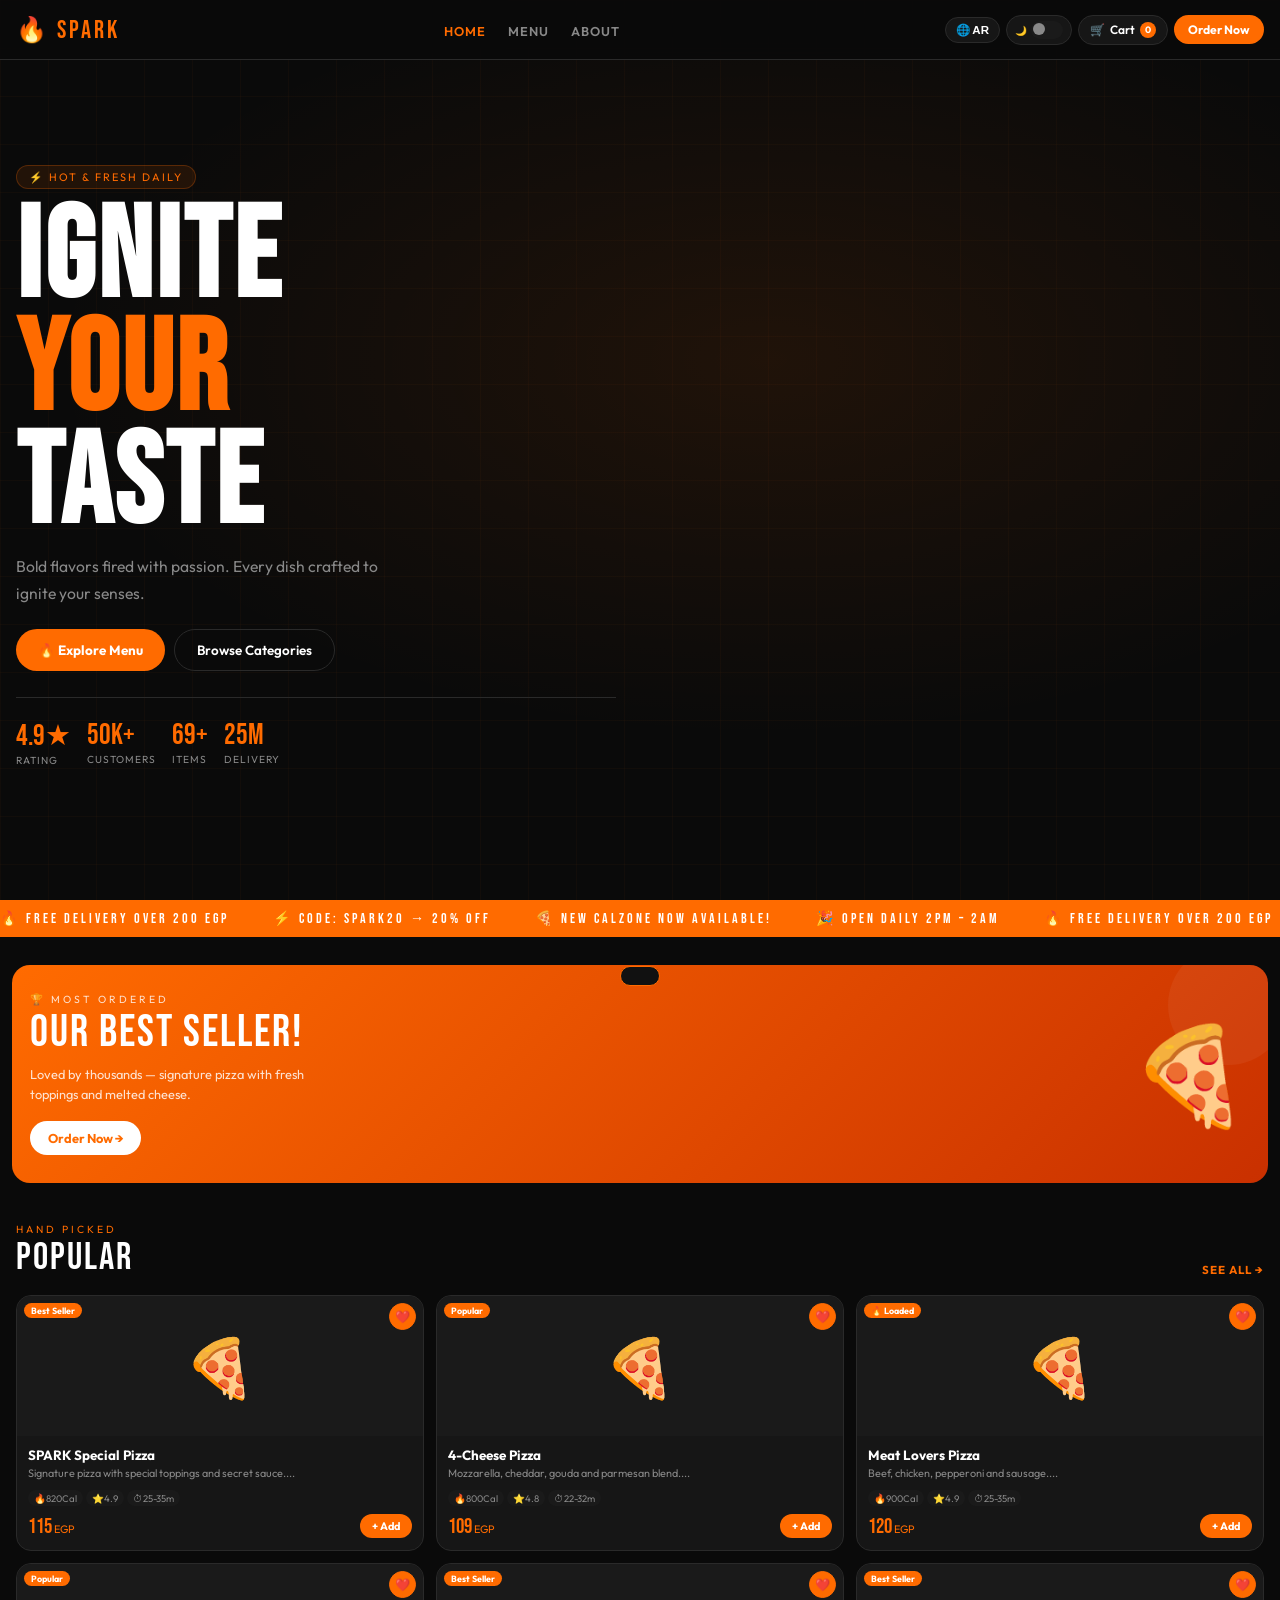
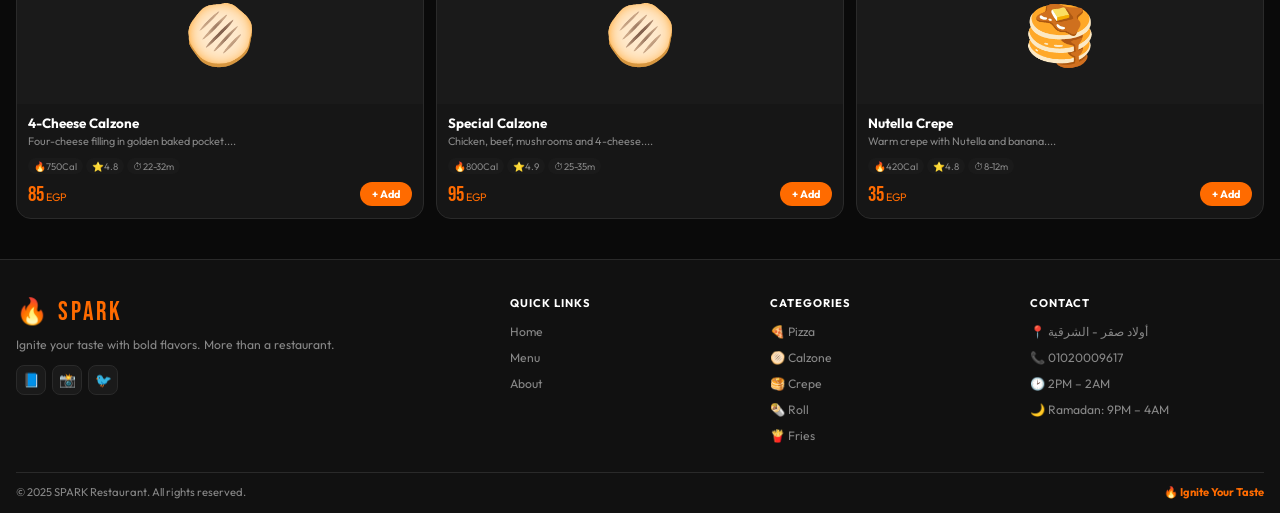
<file: spark-restaurant.html>
<!DOCTYPE html>
<html lang="en" data-theme="dark" data-lang="en">
<head>
<meta charset="UTF-8">
<meta name="viewport" content="width=device-width,initial-scale=1,maximum-scale=1">
<title>SPARK 🔥</title>
<link href="https://fonts.googleapis.com/css2?family=Bebas+Neue&family=Outfit:wght@300;400;500;600;700&family=Cairo:wght@400;600;700;900&display=swap" rel="stylesheet">
<style>
[data-theme=dark]{--or:#FF6B00;--orb:#FF8C00;--bg:#0A0A0A;--bg2:#111;--bg3:#1A1A1A;--card:#161616;--txt:#FFF;--muted:#888;--bdr:#2A2A2A;--nav:rgba(10,10,10,.93);}
[data-theme=light]{--or:#E85500;--orb:#FF6B00;--bg:#F5F0EA;--bg2:#EDE7DF;--bg3:#E2DAD0;--card:#FFF;--txt:#1A1010;--muted:#7A7070;--bdr:#D8D0C5;--nav:rgba(245,240,234,.96);}
*{margin:0;padding:0;box-sizing:border-box;-webkit-tap-highlight-color:transparent;}
html{scroll-behavior:smooth;}
body{font-family:Outfit,sans-serif;background:var(--bg);color:var(--txt);overflow-x:hidden;transition:background .3s,color .3s;}
button{cursor:pointer;border:none;outline:none;background:none;}
a{text-decoration:none;color:inherit;}
[data-lang=ar]{direction:rtl;}
[data-lang=ar] body,[data-lang=ar] button,[data-lang=ar] input,[data-lang=ar] select{font-family:Cairo,sans-serif!important;}
::-webkit-scrollbar{width:4px;}::-webkit-scrollbar-thumb{background:var(--or);border-radius:2px;}

/* ─── NAV ─── */
nav{position:fixed;top:0;left:0;right:0;z-index:900;height:60px;display:flex;align-items:center;justify-content:space-between;padding:0 16px;background:var(--nav);backdrop-filter:blur(20px);border-bottom:1px solid var(--bdr);}
.logo{font-family:Bebas Neue,sans-serif;font-size:1.55rem;letter-spacing:3px;color:var(--or);}
.nlinks{display:flex;gap:22px;list-style:none;}
.nlinks a{color:var(--muted);font-size:.8rem;font-weight:600;letter-spacing:1px;text-transform:uppercase;transition:color .2s;}
.nlinks a:hover,.nlinks a.act{color:var(--or);}
.nr{display:flex;align-items:center;gap:6px;}
.blang{background:var(--card);border:1px solid var(--bdr);color:var(--txt);padding:5px 10px;border-radius:50px;font-size:.72rem;font-weight:700;}
.blang:hover{border-color:var(--or);color:var(--or);}
.tpill{display:flex;align-items:center;gap:4px;background:var(--card);border:1px solid var(--bdr);border-radius:50px;padding:5px 8px;cursor:pointer;}
.ttrack{width:32px;height:18px;border-radius:50px;background:var(--bg3);position:relative;flex-shrink:0;}
[data-theme=light] .ttrack{background:#FF6B0022;border:1px solid var(--or);}
.tthumb{position:absolute;top:2px;left:2px;width:12px;height:12px;border-radius:50%;background:var(--muted);transition:transform .3s,background .3s;}
[data-theme=light] .tthumb{transform:translateX(14px);background:var(--or);}
.bcart{display:flex;align-items:center;gap:5px;background:var(--card);border:1px solid var(--bdr);color:var(--txt);padding:6px 11px;border-radius:50px;font-size:.75rem;font-weight:600;font-family:Outfit,Cairo,sans-serif;}
.bcart:hover{border-color:var(--or);color:var(--or);}
.cbdg{background:var(--or);color:#fff;width:16px;height:16px;border-radius:50%;display:flex;align-items:center;justify-content:center;font-size:.58rem;font-weight:700;}
.border-btn{background:var(--or);color:#fff;padding:7px 14px;border-radius:50px;font-size:.76rem;font-weight:700;font-family:Outfit,Cairo,sans-serif;}
.burger{display:none;flex-direction:column;gap:4px;padding:6px;background:var(--card);border:1px solid var(--bdr);border-radius:8px;}
.burger span{width:17px;height:2px;background:var(--txt);border-radius:2px;transition:all .3s;display:block;}
.burger.open span:nth-child(1){transform:translateY(6px) rotate(45deg);}
.burger.open span:nth-child(2){opacity:0;}
.burger.open span:nth-child(3){transform:translateY(-6px) rotate(-45deg);}
.drawer{position:fixed;top:60px;left:0;right:0;z-index:899;background:var(--bg2);border-bottom:1px solid var(--bdr);padding:10px;display:none;flex-direction:column;gap:2px;}
.drawer.open{display:flex;}
.drawer a{padding:10px 13px;color:var(--txt);font-weight:600;font-size:.88rem;border-radius:9px;}
.drawer a:hover{background:var(--bg3);color:var(--or);}
.drw-f{display:flex;gap:7px;padding:7px 4px 3px;}

/* ─── PAGES ─── */
.pg{display:none;}
.pg.active{display:block;}

/* ─── HERO ─── */
.hero{min-height:100svh;padding:68px 16px 36px;display:flex;align-items:center;position:relative;overflow:hidden;}
.hbg{position:absolute;inset:0;background:radial-gradient(ellipse 80% 60% at 60% 40%,rgba(255,107,0,.09),transparent 70%);}
[data-theme=light] .hbg{background:radial-gradient(ellipse 80% 60% at 60% 40%,rgba(232,85,0,.07),transparent 70%);}
.hgrid{position:absolute;inset:0;background-image:linear-gradient(rgba(255,107,0,.03) 1px,transparent 1px),linear-gradient(90deg,rgba(255,107,0,.03) 1px,transparent 1px);background-size:48px 48px;}
.hc{position:relative;z-index:1;max-width:600px;width:100%;animation:fadeUp .7s ease both;}
.hbdg{display:inline-flex;align-items:center;gap:6px;background:rgba(255,107,0,.1);border:1px solid rgba(255,107,0,.25);padding:4px 12px;border-radius:50px;font-size:.68rem;letter-spacing:2px;text-transform:uppercase;color:var(--or);margin-bottom:14px;}
.hc h1{font-family:Bebas Neue,sans-serif;font-size:clamp(3.5rem,14vw,8rem);line-height:.88;letter-spacing:3px;margin-bottom:12px;}
.hc h1 span{color:var(--or);}
.hc p{color:var(--muted);font-size:clamp(.86rem,2.5vw,.98rem);line-height:1.7;margin-bottom:22px;max-width:400px;}
.hbtns{display:flex;gap:9px;flex-wrap:wrap;}
.bprim{background:var(--or);color:#fff;padding:12px 22px;border-radius:50px;font-weight:700;font-size:.84rem;font-family:Outfit,Cairo,sans-serif;transition:all .3s;display:inline-flex;align-items:center;gap:6px;}
.bprim:hover{transform:translateY(-2px);box-shadow:0 10px 26px rgba(255,107,0,.3);}
.bsec{background:transparent;color:var(--txt);border:1px solid var(--bdr);padding:12px 22px;border-radius:50px;font-weight:600;font-size:.84rem;font-family:Outfit,Cairo,sans-serif;transition:all .3s;}
.bsec:hover{border-color:var(--or);color:var(--or);}
.hstats{display:flex;gap:16px;margin-top:26px;padding-top:20px;border-top:1px solid var(--bdr);flex-wrap:wrap;}
.sn{font-family:Bebas Neue,sans-serif;font-size:1.8rem;color:var(--or);}
.sl{font-size:.64rem;color:var(--muted);text-transform:uppercase;letter-spacing:1px;}

/* ─── TICKER ─── */
.ticker{background:var(--or);padding:10px 0;overflow:hidden;display:flex;}
.tscrl{display:flex;gap:44px;animation:scrollL 24s linear infinite;white-space:nowrap;flex-shrink:0;}
.titem{font-family:Bebas Neue,sans-serif;font-size:.88rem;letter-spacing:3px;color:#fff;}

/* ─── SECTIONS ─── */
.sec{padding:40px 16px;}
.slbl{font-size:.65rem;letter-spacing:3px;text-transform:uppercase;color:var(--or);margin-bottom:3px;}
.sttl{font-family:Bebas Neue,sans-serif;font-size:clamp(1.6rem,6vw,2.4rem);letter-spacing:2px;line-height:1;}
.shead{display:flex;justify-content:space-between;align-items:flex-end;margin-bottom:18px;gap:7px;flex-wrap:wrap;}
.smore{color:var(--or);font-size:.72rem;font-weight:700;letter-spacing:1px;text-transform:uppercase;white-space:nowrap;}

/* ─── BESTSELLER ─── */
.bs{margin:0 12px;border-radius:18px;background:linear-gradient(135deg,#FF6B00,#C93000);padding:28px 18px;display:flex;align-items:center;justify-content:space-between;overflow:hidden;position:relative;gap:12px;}
.bs::before{content:'';position:absolute;right:-20px;top:-20px;width:120px;height:120px;border-radius:50%;background:rgba(255,255,255,.05);}
.bstx{flex:1;position:relative;z-index:1;}
.bslbl{font-size:.65rem;letter-spacing:3px;text-transform:uppercase;color:rgba(255,255,255,.8);margin-bottom:5px;}
.bsttl{font-family:Bebas Neue,sans-serif;font-size:clamp(1.6rem,6vw,2.8rem);color:#fff;letter-spacing:2px;line-height:1;margin-bottom:8px;}
.bssub{font-size:.8rem;color:rgba(255,255,255,.82);line-height:1.6;margin-bottom:16px;max-width:300px;}
.bwh{background:#fff;color:var(--or);padding:9px 18px;border-radius:50px;font-weight:700;font-size:.8rem;font-family:Outfit,Cairo,sans-serif;transition:all .3s;}
.bwh:hover{transform:translateY(-2px);}
.bsem{font-size:clamp(3rem,11vw,6rem);animation:float 3.5s ease-in-out infinite;flex-shrink:0;position:relative;z-index:1;}

/* ─── CATS ─── */
.cgrid{display:grid;grid-template-columns:repeat(4,1fr);gap:8px;}
.cc{background:var(--card);border:1px solid var(--bdr);border-radius:13px;padding:14px 7px;text-align:center;cursor:pointer;transition:all .22s;}
.cc:hover{border-color:var(--or);transform:translateY(-2px);}
.cc.active{background:var(--or);border-color:var(--or);}
.cc.active .cnm{color:#fff;}
.cc.active .cct{color:rgba(255,255,255,.75);}
.cem{font-size:1.9rem;margin-bottom:5px;display:block;}
.cnm{font-weight:700;font-size:.78rem;color:var(--txt);}
.cct{font-size:.64rem;color:var(--muted);margin-top:2px;}

/* ─── MEALS ─── */
.mgrid{display:grid;grid-template-columns:repeat(3,1fr);gap:12px;}
.mc{background:var(--card);border:1px solid var(--bdr);border-radius:15px;overflow:hidden;transition:all .22s;cursor:pointer;}
.mc:hover{border-color:rgba(255,107,0,.4);transform:translateY(-3px);box-shadow:0 10px 26px rgba(0,0,0,.14);}
.mimg{height:140px;background:var(--bg3);display:flex;align-items:center;justify-content:center;font-size:3.6rem;position:relative;}
.mbdg{position:absolute;top:7px;left:7px;background:var(--or);color:#fff;padding:2px 7px;border-radius:50px;font-size:.56rem;font-weight:700;}
[data-lang=ar] .mbdg{left:auto;right:7px;}
.mfv{position:absolute;top:7px;right:7px;width:27px;height:27px;border-radius:50%;background:rgba(0,0,0,.35);border:1px solid var(--bdr);display:flex;align-items:center;justify-content:center;font-size:.76rem;transition:all .2s;}
[data-lang=ar] .mfv{right:auto;left:7px;}
.mfv:hover,.mfv.fav{background:var(--or);border-color:var(--or);}
.mbdy{padding:11px;}
.mnm{font-weight:700;font-size:.84rem;margin-bottom:3px;}
.mds{font-size:.68rem;color:var(--muted);line-height:1.45;margin-bottom:8px;}
.mmeta{display:flex;gap:3px;margin-bottom:8px;flex-wrap:wrap;}
.mp{font-size:.6rem;color:var(--muted);background:var(--bg3);padding:2px 6px;border-radius:50px;}
.mft{display:flex;align-items:center;justify-content:space-between;}
.mpr{font-family:Bebas Neue,sans-serif;font-size:1.3rem;color:var(--or);}
.mpr small{font-size:.68rem;font-family:Outfit,Cairo,sans-serif;font-weight:400;}
.badd{background:var(--or);color:#fff;padding:5px 12px;border-radius:50px;font-weight:700;font-size:.68rem;font-family:Outfit,Cairo,sans-serif;transition:all .22s;}
.badd:hover{background:var(--orb);}

/* ─── ABOUT ─── */
.ab-hero{padding:76px 16px 42px;text-align:center;background:radial-gradient(ellipse 80% 50% at 50% 0%,rgba(255,107,0,.08),transparent 60%);position:relative;overflow:hidden;}
.ab-hero::before{content:"🔥";position:absolute;font-size:14rem;opacity:.025;top:50%;left:50%;transform:translate(-50%,-50%);pointer-events:none;}
.ab-bdg{display:inline-flex;align-items:center;gap:6px;background:rgba(255,107,0,.1);border:1px solid rgba(255,107,0,.25);padding:4px 12px;border-radius:50px;font-size:.68rem;letter-spacing:2px;text-transform:uppercase;color:var(--or);margin-bottom:14px;}
.ab-hero h1{font-family:Bebas Neue,sans-serif;font-size:clamp(2.4rem,9vw,4.5rem);letter-spacing:4px;line-height:1;margin-bottom:12px;}
.ab-hero h1 span{color:var(--or);}
.ab-hero p{color:var(--muted);font-size:clamp(.86rem,2.5vw,.98rem);line-height:1.8;max-width:560px;margin:0 auto;}
.ab-cards{display:grid;grid-template-columns:repeat(3,1fr);gap:12px;padding:0 16px 40px;}
.abcard{background:var(--card);border:1px solid var(--bdr);border-radius:16px;padding:24px 18px;text-align:center;transition:all .3s;}
.abcard:hover{border-color:rgba(255,107,0,.3);transform:translateY(-3px);}
.abic{width:56px;height:56px;border-radius:14px;background:rgba(255,107,0,.12);display:flex;align-items:center;justify-content:center;font-size:1.7rem;margin:0 auto 12px;}
.abcard h3{font-family:Bebas Neue,sans-serif;font-size:1.2rem;letter-spacing:2px;color:var(--or);margin-bottom:6px;}
.abcard p{font-size:.78rem;color:var(--muted);line-height:1.65;}
.ab-story{display:grid;grid-template-columns:1fr 1fr;gap:32px;align-items:center;padding:0 16px 40px;max-width:940px;margin:0 auto;}
.ab-sl{font-size:.65rem;letter-spacing:3px;text-transform:uppercase;color:var(--or);margin-bottom:4px;}
.ab-story h2{font-family:Bebas Neue,sans-serif;font-size:clamp(1.6rem,5vw,2.4rem);letter-spacing:2px;margin-bottom:13px;}
.ab-story p{color:var(--muted);font-size:.8rem;line-height:1.78;margin-bottom:10px;}
.ab-stats{display:grid;grid-template-columns:1fr 1fr;gap:10px;}
.abst{background:var(--card);border:1px solid var(--bdr);border-radius:14px;padding:18px;text-align:center;}
.abstn{font-family:Bebas Neue,sans-serif;font-size:2.1rem;color:var(--or);}
.abstl{font-size:.64rem;color:var(--muted);text-transform:uppercase;letter-spacing:1px;margin-top:2px;}
.co-grid{display:grid;grid-template-columns:repeat(auto-fit,minmax(190px,1fr));gap:11px;}
.cocard{background:var(--card);border:1px solid var(--bdr);border-radius:14px;padding:20px;transition:all .3s;}
.cocard:hover{border-color:rgba(255,107,0,.3);}
.coic{width:44px;height:44px;border-radius:12px;background:rgba(255,107,0,.12);display:flex;align-items:center;justify-content:center;font-size:1.3rem;margin-bottom:11px;}
.cocard h3{font-weight:700;font-size:.82rem;margin-bottom:4px;}
.cocard p{font-size:.76rem;color:var(--muted);line-height:1.65;}

/* ─── FOOTER ─── */
footer{background:var(--bg2);border-top:1px solid var(--bdr);padding:36px 16px 14px;}
.ftg{display:grid;grid-template-columns:2fr 1fr 1fr 1fr;gap:26px;margin-bottom:22px;}
.ftlo{font-family:Bebas Neue,sans-serif;font-size:1.6rem;color:var(--or);letter-spacing:3px;}
.ftde{color:var(--muted);font-size:.76rem;line-height:1.7;margin-top:7px;}
.ftsoc{display:flex;gap:6px;margin-top:10px;}
.ftsoc a{width:30px;height:30px;border-radius:8px;background:var(--bg3);border:1px solid var(--bdr);display:flex;align-items:center;justify-content:center;font-size:.85rem;transition:all .22s;}
.ftsoc a:hover{border-color:var(--or);}
.ftcol h4{font-weight:700;font-size:.7rem;letter-spacing:1px;text-transform:uppercase;margin-bottom:10px;}
.ftcol ul{list-style:none;}
.ftcol li{margin-bottom:6px;}
.ftcol a{color:var(--muted);font-size:.76rem;transition:color .2s;}
.ftcol a:hover{color:var(--or);}
.ftbt{border-top:1px solid var(--bdr);padding-top:12px;display:flex;justify-content:space-between;align-items:center;font-size:.7rem;color:var(--muted);flex-wrap:wrap;gap:5px;}

/* ─── CART ─── */
.cov{position:fixed;inset:0;z-index:950;background:rgba(0,0,0,.6);opacity:0;pointer-events:none;transition:opacity .3s;}
.cov.open{opacity:1;pointer-events:all;}
.csb{position:fixed;top:0;right:-100%;bottom:0;width:min(380px,100%);z-index:951;background:var(--bg2);border-left:1px solid var(--bdr);padding:15px;overflow-y:auto;display:flex;flex-direction:column;transition:right .4s cubic-bezier(.4,0,.2,1);}
.csb.open{right:0;}
[data-lang=ar] .csb{right:auto;left:-100%;border-left:none;border-right:1px solid var(--bdr);}
[data-lang=ar] .csb.open{left:0;}
.chd{display:flex;justify-content:space-between;align-items:center;margin-bottom:14px;}
.cttl{font-family:Bebas Neue,sans-serif;font-size:1.45rem;letter-spacing:2px;}
.ccl{width:30px;height:30px;border-radius:50%;background:var(--bg3);border:1px solid var(--bdr);color:var(--txt);display:flex;align-items:center;justify-content:center;font-size:.85rem;}
.ci{display:flex;gap:7px;align-items:center;padding:9px;background:var(--card);border-radius:9px;margin-bottom:5px;border:1px solid var(--bdr);}
.ciem{font-size:1.7rem;min-width:36px;text-align:center;}
.ciin{flex:1;min-width:0;}
.cinm{font-weight:600;font-size:.76rem;margin-bottom:2px;white-space:nowrap;overflow:hidden;text-overflow:ellipsis;}
.cipr{color:var(--or);font-weight:700;font-size:.72rem;}
.qcl{display:flex;align-items:center;gap:4px;flex-shrink:0;}
.qb{width:22px;height:22px;border-radius:50%;border:1px solid var(--bdr);background:var(--bg3);color:var(--txt);display:flex;align-items:center;justify-content:center;font-size:.8rem;transition:all .2s;}
.qb:hover{background:var(--or);border-color:var(--or);color:#fff;}
.qn{font-weight:700;min-width:13px;text-align:center;font-size:.78rem;}
.prow{display:flex;gap:5px;margin:8px 0;}
.prow input{flex:1;background:var(--bg3);border:1px solid var(--bdr);border-radius:8px;padding:8px 9px;color:var(--txt);font-family:Outfit,Cairo,sans-serif;font-size:.76rem;outline:none;min-width:0;}
.prow input:focus{border-color:var(--or);}
.prow input::placeholder{color:var(--muted);}
.bap{background:var(--or);color:#fff;padding:8px 11px;border-radius:8px;font-weight:700;font-size:.72rem;font-family:Outfit,Cairo,sans-serif;flex-shrink:0;}
.csum{background:var(--card);border-radius:9px;padding:11px;margin:8px 0;border:1px solid var(--bdr);}
.srow{display:flex;justify-content:space-between;font-size:.74rem;color:var(--muted);margin-bottom:4px;}
.stot{display:flex;justify-content:space-between;align-items:center;padding-top:8px;border-top:1px solid var(--bdr);font-weight:700;font-size:.82rem;}
.totp{font-family:Bebas Neue,sans-serif;font-size:1.35rem;color:var(--or);}
.bco{background:var(--or);color:#fff;padding:12px;border-radius:10px;font-weight:700;font-size:.84rem;font-family:Outfit,Cairo,sans-serif;width:100%;transition:all .3s;margin-top:3px;}
.bco:hover{background:var(--orb);}

/* ─── MODALS ─── */
.mov{position:fixed;inset:0;z-index:960;background:rgba(0,0,0,.75);display:flex;align-items:flex-end;justify-content:center;opacity:0;pointer-events:none;transition:opacity .3s;}
.mov.open{opacity:1;pointer-events:all;}
.dmod{background:var(--bg2);border:1px solid var(--bdr);border-radius:18px 18px 0 0;width:100%;max-width:460px;max-height:90svh;overflow-y:auto;transform:translateY(100%);transition:transform .32s cubic-bezier(.4,0,.2,1);}
.mov.open .dmod,.mov.open .comod{transform:translateY(0);}
.dbar{width:34px;height:4px;background:var(--bdr);border-radius:2px;margin:9px auto 4px;}
.dim{height:170px;background:var(--bg3);display:flex;align-items:center;justify-content:center;font-size:5.5rem;position:relative;}
.dfv{position:absolute;top:10px;right:10px;width:30px;height:30px;border-radius:50%;background:rgba(0,0,0,.4);border:1px solid var(--bdr);display:flex;align-items:center;justify-content:center;cursor:pointer;font-size:.9rem;}
[data-lang=ar] .dfv{right:auto;left:10px;}
.dbdy{padding:14px;}
.dtop{display:flex;justify-content:space-between;align-items:flex-start;margin-bottom:8px;gap:6px;}
.dnm{font-family:Bebas Neue,sans-serif;font-size:1.5rem;letter-spacing:2px;line-height:1;}
.dqc{display:flex;align-items:center;gap:7px;background:var(--bg3);border-radius:50px;padding:5px 10px;flex-shrink:0;}
.dpills{display:flex;gap:4px;margin-bottom:10px;flex-wrap:wrap;}
.dpill{background:var(--bg3);border-radius:50px;padding:3px 7px;font-size:.63rem;color:var(--muted);}
.ddes{color:var(--muted);font-size:.76rem;line-height:1.6;margin-bottom:12px;}
.ottl{font-weight:700;margin-bottom:7px;font-size:.76rem;}
.orow{display:flex;align-items:center;justify-content:space-between;background:var(--bg3);border-radius:8px;padding:8px 10px;margin-bottom:5px;}
.onm{font-size:.76rem;}
.opr{color:var(--or);font-weight:600;font-size:.72rem;}
.ock{width:18px;height:18px;border-radius:5px;border:2px solid var(--bdr);display:flex;align-items:center;justify-content:center;transition:all .2s;font-size:.62rem;flex-shrink:0;}
.ock.ck{background:var(--or);border-color:var(--or);color:#fff;}
.dft{display:flex;align-items:center;justify-content:space-between;padding-top:10px;border-top:1px solid var(--bdr);margin-top:5px;gap:6px;}
.dtlb{font-size:.68rem;color:var(--muted);margin-bottom:1px;}
.dtp{font-family:Bebas Neue,sans-serif;font-size:1.5rem;color:var(--or);}
.comod{background:var(--bg2);border:1px solid var(--bdr);border-radius:18px 18px 0 0;width:100%;max-width:460px;max-height:90svh;overflow-y:auto;transform:translateY(100%);transition:transform .32s cubic-bezier(.4,0,.2,1);}
.cohd{display:flex;justify-content:space-between;align-items:center;padding:13px 15px 0;}
.cottl{font-family:Bebas Neue,sans-serif;font-size:1.5rem;letter-spacing:2px;color:var(--or);}
.cobdy{padding:10px 15px 16px;}
.coslb{font-weight:700;font-size:.72rem;text-transform:uppercase;letter-spacing:1px;color:var(--muted);margin-bottom:7px;}
.adc{background:var(--card);border:1px solid var(--bdr);border-radius:9px;padding:11px;margin-bottom:5px;cursor:pointer;display:flex;gap:9px;align-items:center;transition:all .22s;}
.adc.sel{border-color:var(--or);background:rgba(255,107,0,.07);}
.adic{width:34px;height:34px;border-radius:50%;background:var(--bg3);display:flex;align-items:center;justify-content:center;font-size:.95rem;flex-shrink:0;}
.adt{font-weight:600;font-size:.78rem;margin-bottom:1px;}
.add{font-size:.68rem;color:var(--muted);}
.popt{display:flex;align-items:center;justify-content:space-between;background:var(--card);border:1px solid var(--bdr);border-radius:9px;padding:10px 12px;margin-bottom:5px;cursor:pointer;transition:all .22s;}
.popt.sel{border-color:var(--or);}
.popl{display:flex;align-items:center;gap:7px;font-weight:500;font-size:.78rem;}
.radio{width:15px;height:15px;border-radius:50%;border:2px solid var(--bdr);display:flex;align-items:center;justify-content:center;transition:all .2s;flex-shrink:0;}
.popt.sel .radio{border-color:var(--or);}
.rdot{width:7px;height:7px;border-radius:50%;background:var(--or);opacity:0;transition:opacity .2s;}
.popt.sel .rdot{opacity:1;}
.scr{text-align:center;padding:30px 16px;}
.scic{font-size:3.5rem;margin-bottom:10px;}
.scttl{font-family:Bebas Neue,sans-serif;font-size:1.8rem;color:var(--or);margin-bottom:7px;}
.scsb{color:var(--muted);line-height:1.65;font-size:.8rem;}

/* ─── TOAST ─── */
.toast{position:fixed;bottom:14px;left:50%;transform:translateX(-50%) translateY(100px);background:var(--bg2);border:1px solid var(--or);border-radius:50px;padding:9px 19px;font-weight:600;z-index:9999;transition:transform .4s cubic-bezier(.4,0,.2,1);white-space:nowrap;color:var(--txt);font-size:.78rem;pointer-events:none;}
.toast.show{transform:translateX(-50%) translateY(0);}

/* ─── ANIMS ─── */
@keyframes fadeUp{from{opacity:0;transform:translateY(20px);}to{opacity:1;transform:translateY(0);}}
@keyframes float{0%,100%{transform:translateY(0);}50%{transform:translateY(-10px);}}
@keyframes scrollL{0%{transform:translateX(0);}100%{transform:translateX(-50%);}}
@keyframes pulse{0%,100%{box-shadow:0 0 0 0 rgba(255,107,0,.4);}50%{box-shadow:0 0 0 8px rgba(255,107,0,0);}}
.pulse{animation:pulse 2s infinite;}

/* ─── TABLET ─── */
@media(max-width:860px){
  .nlinks,.border-btn{display:none;}
  .burger{display:flex;}
  .cgrid{grid-template-columns:repeat(4,1fr);}
  .mgrid{grid-template-columns:repeat(2,1fr);}
  .ab-cards{grid-template-columns:repeat(2,1fr);}
  .ab-story{grid-template-columns:1fr;}
  .ftg{grid-template-columns:1fr 1fr;gap:18px;}
}
/* ─── MOBILE ─── */
@media(max-width:560px){
  .cgrid{grid-template-columns:repeat(3,1fr);gap:6px;}
  .cc{padding:11px 5px;border-radius:10px;}
  .cem{font-size:1.55rem;margin-bottom:4px;}
  .cnm{font-size:.7rem;}
  .mgrid{grid-template-columns:repeat(2,1fr);gap:8px;}
  .mimg{height:118px;font-size:2.9rem;}
  .mbdy{padding:10px;}
  .mnm{font-size:.8rem;}
  .mds{font-size:.66rem;}
  .mpr{font-size:1.2rem;}
  .badd{padding:5px 10px;font-size:.64rem;}
  .bs{padding:22px 14px;margin:0 8px;}
  .bsem{display:none;}
  .ab-cards{grid-template-columns:1fr;}
  .ftg{grid-template-columns:1fr;}
  .hbtns{flex-direction:column;}
  .hbtns a,.hbtns button{text-align:center;justify-content:center;}
  .hstats{gap:11px;}
  .cart-label{display:none;}
}
@media(max-width:320px){
  .cgrid{grid-template-columns:repeat(2,1fr);}
  .mgrid{grid-template-columns:1fr;}
}
</style>
</head>
<body>

<!-- NAV -->
<nav>
  <div class="logo">🔥 SPARK</div>
  <ul class="nlinks" id="nlinks">
    <li><a href="#" onclick="gp('home',this)" class="act" id="nH">Home</a></li>
    <li><a href="#" onclick="gp('pgMenu',this)" id="nM">Menu</a></li>
    <li><a href="#" onclick="gp('pgAbout',this)" id="nA">About</a></li>
  </ul>
  <div class="nr">
    <button class="blang" id="langBtn" onclick="tLang()">🌐 AR</button>
    <div class="tpill" onclick="tTheme()">
      <span id="tLbl" style="font-size:.6rem;">🌙</span>
      <div class="ttrack"><div class="tthumb" id="tTh"></div></div>
    </div>
    <button class="bcart" onclick="tCart()">
      🛒 <span class="cart-label" id="nC">Cart</span>
      <span class="cbdg" id="cBdg">0</span>
    </button>
    <button class="border-btn pulse" id="nO" onclick="tCart()">Order Now</button>
    <button class="burger" id="hbg" onclick="tDrawer()">
      <span></span><span></span><span></span>
    </button>
  </div>
</nav>

<!-- DRAWER -->
<div class="drawer" id="drw">
  <a href="#" onclick="gp('home');cd()" id="dH">🏠 Home</a>
  <a href="#" onclick="gp('pgMenu');cd()" id="dM">🍽️ Menu</a>
  <a href="#" onclick="gp('pgAbout');cd()" id="dA">⭐ About</a>
  <div class="drw-f">
    <button class="border-btn" onclick="tCart();cd()" id="dO">Order Now</button>
  </div>
</div>

<!-- ═══ HOME ═══ -->
<div class="pg active" id="home">

  <!-- HERO -->
  <section class="hero">
    <div class="hbg"></div><div class="hgrid"></div>
    <div class="hc">
      <div class="hbdg" id="hBd">⚡ Hot &amp; Fresh Daily</div>
      <h1 id="hH1">IGNITE<br><span>YOUR</span><br>TASTE</h1>
      <p id="hSb">Bold flavors fired with passion. Every dish crafted to ignite your senses.</p>
      <div class="hbtns">
        <a href="#" class="bprim" onclick="gp('pgMenu')" id="hB1">🔥 Explore Menu</a>
        <a href="#" class="bsec" onclick="gp('pgMenu')" id="hB2">Browse Categories</a>
      </div>
      <div class="hstats">
        <div><div class="sn">4.9★</div><div class="sl" id="hs1">Rating</div></div>
        <div><div class="sn">50K+</div><div class="sl" id="hs2">Customers</div></div>
        <div><div class="sn">69+</div><div class="sl" id="hs3">Items</div></div>
        <div><div class="sn">25m</div><div class="sl" id="hs4">Delivery</div></div>
      </div>
    </div>
  </section>

  <!-- TICKER -->
  <div class="ticker"><div style="overflow:hidden;flex:1;">
    <div class="tscrl">
      <span class="titem" id="ti1">🔥 FREE DELIVERY OVER 200 EGP</span>
      <span class="titem" id="ti2">⚡ CODE: SPARK20 → 20% OFF</span>
      <span class="titem" id="ti3">🍕 NEW CALZONE NOW AVAILABLE!</span>
      <span class="titem" id="ti4">🎉 OPEN DAILY 2PM – 2AM</span>
      <span class="titem">🔥 FREE DELIVERY OVER 200 EGP</span>
      <span class="titem">⚡ CODE: SPARK20 → 20% OFF</span>
      <span class="titem">🍕 NEW CALZONE NOW AVAILABLE!</span>
      <span class="titem">🎉 OPEN DAILY 2PM – 2AM</span>
    </div>
  </div></div>

  <!-- BESTSELLER -->
  <div class="bs" style="margin-top:28px;">
    <div class="bstx">
      <div class="bslbl" id="bsL">🏆 Most Ordered</div>
      <div class="bsttl" id="bsT">OUR BEST SELLER!</div>
      <p class="bssub" id="bsS">Loved by thousands — signature pizza with fresh toppings and melted cheese.</p>
      <button class="bwh" onclick="gp('pgMenu')" id="bsB">Order Now →</button>
    </div>
    <div class="bsem">🍕</div>
  </div>

  <!-- POPULAR -->
  <section class="sec">
    <div class="shead">
      <div><div class="slbl" id="hML">Hand Picked</div><div class="sttl" id="hMT">POPULAR</div></div>
      <a href="#" class="smore" onclick="gp('pgMenu')" id="hSA">See all →</a>
    </div>
    <div class="mgrid" id="homeGrid"></div>
  </section>

  <!-- FOOTER -->
  <footer>
    <div class="ftg">
      <div>
        <div class="ftlo">🔥 SPARK</div>
        <p class="ftde" id="ftD">Ignite your taste with bold flavors. More than a restaurant.</p>
        <div class="ftsoc"><a href="#">📘</a><a href="#">📸</a><a href="#">🐦</a></div>
      </div>
      <div class="ftcol">
        <h4 id="ftH1">Quick Links</h4>
        <ul>
          <li><a href="#" onclick="gp('home')" id="fl1">Home</a></li>
          <li><a href="#" onclick="gp('pgMenu')" id="fl2">Menu</a></li>
          <li><a href="#" onclick="gp('pgAbout')" id="fl3">About</a></li>
        </ul>
      </div>
      <div class="ftcol">
        <h4 id="ftH2">Categories</h4>
        <ul>
          <li><a href="#" onclick="gp('pgMenu')">🍕 Pizza</a></li>
          <li><a href="#" onclick="gp('pgMenu')">🫓 Calzone</a></li>
          <li><a href="#" onclick="gp('pgMenu')">🥞 Crepe</a></li>
          <li><a href="#" onclick="gp('pgMenu')">🌯 Roll</a></li>
          <li><a href="#" onclick="gp('pgMenu')">🍟 Fries</a></li>
        </ul>
      </div>
      <div class="ftcol">
        <h4 id="ftH3">Contact</h4>
        <ul>
          <li><a href="#">📍 أولاد صقر - الشرقية</a></li>
          <li><a href="tel:01020009617">📞 01020009617</a></li>
          <li><a href="#">🕑 2PM – 2AM</a></li>
          <li><a href="#">🌙 Ramadan: 9PM – 4AM</a></li>
        </ul>
      </div>
    </div>
    <div class="ftbt">
      <div id="ftC">© 2025 SPARK Restaurant. All rights reserved.</div>
      <div style="color:var(--or);font-weight:700;">🔥 Ignite Your Taste</div>
    </div>
  </footer>
</div>

<!-- ═══ MENU ═══ -->
<div class="pg" id="pgMenu">
  <div style="padding-top:60px;">
    <section class="sec">
      <div class="shead"><div><div class="slbl" id="cL">Browse By</div><div class="sttl" id="cT">CATEGORIES</div></div></div>
      <div class="cgrid" id="catsGrid"></div>
    </section>
    <section class="sec" style="padding-top:0;">
      <div class="shead">
        <div><div class="slbl" id="mL">Hand Picked</div><div class="sttl" id="mT">ALL MEALS</div></div>
        <span id="mCnt" style="color:var(--muted);font-size:.72rem;"></span>
      </div>
      <div class="mgrid" id="mealsGrid"></div>
    </section>
  </div>
</div>

<!-- ═══ ABOUT ═══ -->
<div class="pg" id="pgAbout">
  <div style="padding-top:60px;">
    <div class="ab-hero">
      <div class="ab-bdg" id="abBdg">⭐ Our Story</div>
      <h1 id="abH1">ABOUT <span>SPARK</span></h1>
      <p id="abHT">SPARK isn&#39;t just a restaurant — it&#39;s a complete experience. The result of a long journey of hard work and dedication.</p>
    </div>
    <div class="ab-cards">
      <div class="abcard"><div class="abic">❤️‍🔥</div><h3 id="ac1T">PASSION</h3><p id="ac1P">Every dish made with love. We put our heart into every item on the menu.</p></div>
      <div class="abcard"><div class="abic">🌿</div><h3 id="ac2T">FRESH</h3><p id="ac2P">Only the freshest ingredients reach your plate. Quality is never compromised.</p></div>
      <div class="abcard"><div class="abic">⭐</div><h3 id="ac3T">EXPERIENCE</h3><p id="ac3P">From first bite to last — a complete dining experience you won&#39;t forget.</p></div>
    </div>
    <div class="ab-story">
      <div>
        <div class="ab-sl" id="stL">Our Journey</div>
        <h2 id="stH">A Long Road of Effort &amp; Passion</h2>
        <p id="stP1">SPARK started as a dream — to create food that ignites the senses. Built from scratch with love and countless late nights.</p>
        <p id="stP2">Today we serve thousands with a growing menu. Every product is the result of real passion and hard work.</p>
      </div>
      <div class="ab-stats">
        <div class="abst"><div class="abstn">50K+</div><div class="abstl" id="ast1">Happy Customers</div></div>
        <div class="abst"><div class="abstn">69+</div><div class="abstl" id="ast2">Menu Items</div></div>
        <div class="abst"><div class="abstn">4.9★</div><div class="abstl" id="ast3">Avg Rating</div></div>
        <div class="abst"><div class="abstn">1</div><div class="abstl" id="ast4">Big Goal</div></div>
      </div>
    </div>
    <section class="sec" style="background:var(--bg2);border-top:1px solid var(--bdr);margin-top:36px;">
      <div class="shead"><div><div class="slbl" id="coL">Find Us</div><div class="sttl" id="coT">CONTACT</div></div></div>
      <div class="co-grid">
        <div class="cocard"><div class="coic">📍</div><h3 id="co1T">Address</h3><p id="co1P">أولاد صقر - الشرقية - شارع البحر - بجوار صيدلية عثمان القديمة</p></div>
        <div class="cocard"><div class="coic">📞</div><h3 id="co2T">Phone</h3><p><a href="tel:01020009617" style="color:var(--or);font-weight:700;font-size:.9rem;">01020009617</a></p></div>
        <div class="cocard"><div class="coic">🕑</div><h3 id="co3T">Working Hours</h3><p id="co3P">Daily: 2PM – 2AM<br>Ramadan: 9PM – 4AM</p></div>
      </div>
    </section>
  </div>
</div>

<!-- CART -->
<div class="cov" id="cOv" onclick="tCart()"></div>
<div class="csb" id="cSb">
  <div class="chd">
    <div class="cttl" id="cTtl">🛒 MY CART</div>
    <button class="ccl" onclick="tCart()">✕</button>
  </div>
  <div id="cList" style="flex:1;"></div>
  <div id="cBot"></div>
</div>

<!-- DETAIL -->
<div class="mov" id="dOv" onclick="if(event.target===this)closeD()">
  <div class="dmod" id="dMod"><div class="dbar"></div></div>
</div>

<!-- CHECKOUT -->
<div class="mov" id="coOv" onclick="if(event.target===this)closeCO()">
  <div class="comod" id="coMod"><div class="dbar"></div></div>
</div>

<div class="toast" id="toast"></div>

<script>
// ══════════════════ DATA ══════════════════
const CATS=[
  {id:'all',en:'All',ar:'الكل',em:'🍽️',cnt:69},
  {id:'pizza',en:'Pizza',ar:'بيتزا',em:'🍕',cnt:16},
  {id:'calzone',en:'Calzone',ar:'كالزوني',em:'🫓',cnt:9},
  {id:'crepe',en:'Crepe',ar:'كريب',em:'🥞',cnt:10},
  {id:'roll',en:'Roll',ar:'رول',em:'🌯',cnt:8},
  {id:'fries',en:'Fries',ar:'بطاطس',em:'🍟',cnt:7},
  {id:'extras',en:'Extras',ar:'إضافات',em:'🧀',cnt:15},
  {id:'drinks',en:'Drinks',ar:'مشروبات',em:'🧃',cnt:4},
];
const MEALS=[
  // PIZZA
  {id:1,cat:'pizza',em:'🍕',pr:89,cal:680,r:4.8,tm:'20-30',badge:'Classic',en:'Classic Margherita',ar:'مارغريتا كلاسيك',de:'San Marzano tomato, mozzarella and basil on thin crust.',da:'طماطم وموزاريلا وريحان على عجينة رفيعة.',opts:[{en:'Extra Mozzarella',ar:'موزاريلا إضافي',p:10},{en:'Stuffed Crust',ar:'حواف محشية',p:15}]},
  {id:2,cat:'pizza',em:'🍕',pr:115,cal:820,r:4.9,tm:'25-35',badge:'Best Seller',fav:1,en:'SPARK Special Pizza',ar:'بيتزا سبارك',de:'Signature pizza with special toppings and secret sauce.',da:'بيتزا سبارك بتوبينج خاص وصلصة سرية.',opts:[{en:'Extra Toppings',ar:'توبينج إضافي',p:15},{en:'Stuffed Crust',ar:'حواف محشية',p:15}]},
  {id:3,cat:'pizza',em:'🍕',pr:105,cal:790,r:4.7,tm:'25-35',badge:'Hot 🌶️',en:'BBQ Beef Pizza',ar:'بيتزا لحمة BBQ',de:'Smoky BBQ sauce, beef, caramelized onions and mozzarella.',da:'صلصة BBQ مع لحمة وبصل كرمل وموزاريلا.',opts:[{en:'Extra Beef',ar:'لحمة إضافي',p:20}]},
  {id:4,cat:'pizza',em:'🍕',pr:95,cal:720,r:4.6,tm:'20-30',badge:'',en:'Tuna Pizza',ar:'بيتزا تونة',de:'Tuna, onions, olives and mozzarella.',da:'تونة وبصل وزيتون وموزاريلا.',opts:[{en:'Extra Tuna',ar:'تونة إضافي',p:15}]},
  {id:5,cat:'pizza',em:'🍕',pr:99,cal:750,r:4.7,tm:'20-30',badge:'',en:'Pepperoni Pizza',ar:'بيتزا بيبروني',de:'Classic pepperoni with tomato sauce and mozzarella.',da:'بيبروني كلاسيك مع صلصة طماطم وموزاريلا.',opts:[{en:'Extra Pepperoni',ar:'بيبروني إضافي',p:12}]},
  {id:6,cat:'pizza',em:'🍕',pr:109,cal:800,r:4.8,tm:'22-32',badge:'Popular',fav:1,en:'4-Cheese Pizza',ar:'بيتزا 4 جبن',de:'Mozzarella, cheddar, gouda and parmesan blend.',da:'موزاريلا وشيدر وجودا وبارميزان.',opts:[{en:'Extra Cheese',ar:'جبن إضافي',p:10}]},
  {id:7,cat:'pizza',em:'🍕',pr:102,cal:760,r:4.7,tm:'25-35',badge:'',en:'Chicken Tikka Pizza',ar:'بيتزا تيكا دجاج',de:'Grilled chicken tikka, peppers and tikka sauce.',da:'دجاج تيكا مشوي وفلفل وصلصة تيكا.',opts:[{en:'Extra Chicken',ar:'دجاج إضافي',p:15}]},
  {id:8,cat:'pizza',em:'🍕',pr:85,cal:650,r:4.5,tm:'20-30',badge:'Veggie 🌱',en:'Mushroom Pizza',ar:'بيتزا مشروم',de:'Mushrooms, garlic and mozzarella on white sauce.',da:'مشروم وثوم وموزاريلا على صلصة بيضاء.',opts:[{en:'Extra Mushrooms',ar:'مشروم إضافي',p:8}]},
  {id:9,cat:'pizza',em:'🍕',pr:119,cal:810,r:4.8,tm:'25-35',badge:'',en:'Seafood Pizza',ar:'بيتزا مأكولات بحر',de:'Shrimp, tuna, crab sticks and seafood sauce.',da:'جمبري وتونة وعصا سرطان وصلصة بحرية.',opts:[{en:'Extra Shrimp',ar:'جمبري إضافي',p:20}]},
  {id:10,cat:'pizza',em:'🍕',pr:82,cal:620,r:4.4,tm:'20-30',badge:'Veggie 🌱',en:'Veggie Supreme',ar:'بيتزا خضروات',de:'Bell peppers, olives, mushrooms and tomatoes.',da:'فلفل وزيتون ومشروم وطماطم.',opts:[{en:'Add Cheese',ar:'جبن إضافي',p:10}]},
  {id:11,cat:'pizza',em:'🍕',pr:98,cal:770,r:4.6,tm:'22-32',badge:'🌶️ Hot',en:'Hot Sauce Pizza',ar:'بيتزا حارة',de:'Extra hot sauce, jalapeños and chili flakes.',da:'صلصة حارة وهالبينو وشيلي.',opts:[]},
  {id:12,cat:'pizza',em:'🍕',pr:96,cal:730,r:4.6,tm:'22-32',badge:'',en:'Ranch Chicken Pizza',ar:'بيتزا دجاج رانش',de:'Crispy chicken, ranch sauce and mozzarella.',da:'دجاج مقرمش ورانش وموزاريلا.',opts:[{en:'Extra Ranch',ar:'رانش إضافي',p:8}]},
  {id:13,cat:'pizza',em:'🍕',pr:120,cal:900,r:4.9,tm:'25-35',badge:'🔥 Loaded',fav:1,en:'Meat Lovers Pizza',ar:'بيتزا عشاق اللحوم',de:'Beef, chicken, pepperoni and sausage.',da:'لحمة ودجاج وبيبروني وسجق.',opts:[{en:'Extra Meat',ar:'لحمة إضافي',p:20}]},
  {id:14,cat:'pizza',em:'🍕',pr:100,cal:745,r:4.7,tm:'23-33',badge:'',en:'Buffalo Chicken Pizza',ar:'بيتزا دجاج بافالو',de:'Spicy buffalo chicken and blue cheese.',da:'دجاج بافالو حار مع جبن أزرق.',opts:[{en:'Extra Sauce',ar:'صلصة إضافي',p:8}]},
  {id:15,cat:'pizza',em:'🍕',pr:92,cal:700,r:4.5,tm:'22-32',badge:'',en:'Pesto Pizza',ar:'بيتزا بيستو',de:'Basil pesto, mozzarella and cherry tomatoes.',da:'بيستو ريحان وموزاريلا وطماطم.',opts:[{en:'Extra Pesto',ar:'بيستو إضافي',p:10}]},
  {id:16,cat:'pizza',em:'🍕',pr:94,cal:710,r:4.6,tm:'22-32',badge:'',en:'Cream Mushroom Pizza',ar:'بيتزا كريمة مشروم',de:'Cream sauce, mushrooms, chicken and mozzarella.',da:'كريمة ومشروم ودجاج وموزاريلا.',opts:[{en:'Extra Cream',ar:'كريمة إضافي',p:8}]},
  // CALZONE
  {id:17,cat:'calzone',em:'🫓',pr:85,cal:750,r:4.8,tm:'22-32',badge:'Popular',fav:1,en:'4-Cheese Calzone',ar:'كالزوني 4 جبن',de:'Four-cheese filling in golden baked pocket.',da:'خليط 4 جبن في كالزوني محمص ذهبي.',opts:[{en:'Extra Cheese',ar:'جبن إضافي',p:10}]},
  {id:18,cat:'calzone',em:'🫓',pr:79,cal:700,r:4.7,tm:'22-32',badge:'',en:'Chicken Calzone',ar:'كالزوني دجاج',de:'Grilled chicken, mushrooms and mozzarella.',da:'دجاج مشوي ومشروم وموزاريلا.',opts:[{en:'Extra Chicken',ar:'دجاج إضافي',p:15}]},
  {id:19,cat:'calzone',em:'🫓',pr:88,cal:780,r:4.7,tm:'25-35',badge:'',en:'Meat Calzone',ar:'كالزوني لحمة',de:'Seasoned ground beef and three-cheese mix.',da:'لحمة مفرومة متبلة وخليط 3 جبن.',opts:[{en:'Extra Beef',ar:'لحمة إضافي',p:18}]},
  {id:20,cat:'calzone',em:'🫓',pr:70,cal:620,r:4.4,tm:'20-30',badge:'Veggie 🌱',en:'Veggie Calzone',ar:'كالزوني خضروات',de:'Mushrooms, spinach, olives and ricotta.',da:'مشروم وسبانخ وزيتون وريكوتا.',opts:[]},
  {id:21,cat:'calzone',em:'🫓',pr:83,cal:740,r:4.6,tm:'22-32',badge:'',en:'BBQ Calzone',ar:'كالزوني BBQ',de:'BBQ chicken, caramelized onions and sauce.',da:'دجاج BBQ وبصل كرمل وصلصة مدخنة.',opts:[{en:'Extra Sauce',ar:'صلصة إضافي',p:8}]},
  {id:22,cat:'calzone',em:'🫓',pr:78,cal:720,r:4.6,tm:'20-30',badge:'',en:'Pepperoni Calzone',ar:'كالزوني بيبروني',de:'Pepperoni and mozzarella in golden dough.',da:'بيبروني وموزاريلا في عجينة ذهبية.',opts:[{en:'Extra Pepperoni',ar:'بيبروني إضافي',p:12}]},
  {id:23,cat:'calzone',em:'🫓',pr:95,cal:800,r:4.9,tm:'25-35',badge:'Best Seller',fav:1,en:'Special Calzone',ar:'كالزوني سبيشال',de:'Chicken, beef, mushrooms and 4-cheese.',da:'دجاج ولحمة ومشروم وخليط 4 جبن.',opts:[{en:'Extra Filling',ar:'حشوة إضافي',p:15}]},
  {id:24,cat:'calzone',em:'🫓',pr:75,cal:670,r:4.5,tm:'20-30',badge:'',en:'Tuna Calzone',ar:'كالزوني تونة',de:'Tuna, olives, onions and mozzarella.',da:'تونة وزيتون وبصل وموزاريلا.',opts:[]},
  {id:25,cat:'calzone',em:'🫓',pr:65,cal:580,r:4.7,tm:'18-25',badge:'Sweet 🍫',en:'Nutella Calzone',ar:'كالزوني نوتيلا',de:'Sweet Nutella with strawberry and banana.',da:'نوتيلا مع فراولة وموز.',opts:[{en:'Extra Nutella',ar:'نوتيلا إضافي',p:8}]},
  // CREPE
  {id:26,cat:'crepe',em:'🥞',pr:35,cal:420,r:4.8,tm:'8-12',badge:'Best Seller',fav:1,en:'Nutella Crepe',ar:'كريب نوتيلا',de:'Warm crepe with Nutella and banana.',da:'كريب دافي بنوتيلا وموز.',opts:[{en:'Add Banana',ar:'موز إضافي',p:5},{en:'Add Strawberry',ar:'فراولة إضافي',p:7}]},
  {id:27,cat:'crepe',em:'🥞',pr:38,cal:380,r:4.7,tm:'8-12',badge:'',en:'Strawberry Crepe',ar:'كريب فراولة',de:'Fresh strawberries, cream cheese and honey.',da:'فراولة طازجة وكريم جبن وعسل.',opts:[{en:'Extra Strawberry',ar:'فراولة إضافي',p:7}]},
  {id:28,cat:'crepe',em:'🥞',pr:42,cal:450,r:4.6,tm:'10-15',badge:'',en:'Chicken Crepe',ar:'كريب دجاج',de:'Grilled chicken, mushrooms and cream sauce.',da:'دجاج مشوي ومشروم وكريم ساوس.',opts:[{en:'Extra Chicken',ar:'دجاج إضافي',p:12}]},
  {id:29,cat:'crepe',em:'🥞',pr:45,cal:470,r:4.7,tm:'10-15',badge:'',en:'Mixed Crepe',ar:'كريب مكس',de:'Chicken, mushrooms, cheese and special sauce.',da:'دجاج ومشروم وجبن وصلصة خاصة.',opts:[]},
  {id:30,cat:'crepe',em:'🥞',pr:40,cal:440,r:4.9,tm:'8-12',badge:'Popular',fav:1,en:'Lotus Crepe',ar:'كريب لوتس',de:'Lotus biscoff with cream and caramel.',da:'لوتس مع كريمة وكراميل.',opts:[{en:'Extra Lotus',ar:'لوتس إضافي',p:8}]},
  {id:31,cat:'crepe',em:'🥞',pr:36,cal:390,r:4.6,tm:'8-12',badge:'',en:'Mango Crepe',ar:'كريب مانجو',de:'Fresh mango and cream.',da:'مانجو طازجة وكريمة.',opts:[]},
  {id:32,cat:'crepe',em:'🥞',pr:37,cal:410,r:4.5,tm:'8-12',badge:'',en:'Caramel Crepe',ar:'كريب كراميل',de:'Creamy caramel sauce with vanilla cream.',da:'كراميل كريمي مع فانيليا.',opts:[{en:'Add Nuts',ar:'مكسرات إضافي',p:5}]},
  {id:33,cat:'crepe',em:'🥞',pr:40,cal:430,r:4.5,tm:'10-15',badge:'',en:'Tuna Crepe',ar:'كريب تونة',de:'Tuna, tomatoes, cheese and mayo.',da:'تونة وطماطم وجبن ومايو.',opts:[]},
  {id:34,cat:'crepe',em:'🥞',pr:32,cal:360,r:4.4,tm:'7-10',badge:'',en:'Cheese Crepe',ar:'كريب جبن',de:'Melted mozzarella and cheddar in warm crepe.',da:'موزاريلا وشيدر في كريب دافي.',opts:[{en:'Add Honey',ar:'عسل إضافي',p:4}]},
  {id:35,cat:'crepe',em:'🥞',pr:48,cal:490,r:4.8,tm:'10-15',badge:'Chef Special',en:'Special Mixed Crepe',ar:'كريب مكس سبيشال',de:'Chicken, cheese, mushrooms and secret sauce.',da:'دجاج وجبن ومشروم وصلصة سرية.',opts:[{en:'Extra Sauce',ar:'صلصة إضافي',p:5}]},
  // ROLL
  {id:36,cat:'roll',em:'🌯',pr:45,cal:520,r:4.7,tm:'10-18',badge:'Popular',fav:1,en:'Chicken Roll',ar:'رول دجاج',de:'Grilled chicken, garlic sauce, lettuce and pickles.',da:'دجاج مشوي وثوم وخس ومخلل.',opts:[{en:'Extra Garlic',ar:'ثوم إضافي',p:5}]},
  {id:37,cat:'roll',em:'🌯',pr:52,cal:560,r:4.7,tm:'12-20',badge:'',en:'Beef Roll',ar:'رول لحمة',de:'Seasoned beef strips, cheese and special sauce.',da:'شرائح لحمة وجبن وصلصة خاصة.',opts:[{en:'Extra Beef',ar:'لحمة إضافي',p:15}]},
  {id:38,cat:'roll',em:'🌯',pr:58,cal:490,r:4.8,tm:'12-20',badge:'',en:'Shrimp Roll',ar:'رول جمبري',de:'Crispy shrimp, coleslaw and tartare.',da:'جمبري مقرمش وكولسلو وتارتار.',opts:[{en:'Extra Shrimp',ar:'جمبري إضافي',p:18}]},
  {id:39,cat:'roll',em:'🌯',pr:38,cal:420,r:4.5,tm:'8-14',badge:'Veggie 🌱',en:'Falafel Roll',ar:'رول فلافل',de:'Crispy falafel, tahini and tomatoes.',da:'فلافل وطحينة وطماطم.',opts:[]},
  {id:40,cat:'roll',em:'🌯',pr:42,cal:460,r:4.5,tm:'8-14',badge:'',en:'Tuna Roll',ar:'رول تونة',de:'Tuna, lettuce, tomatoes and mayo.',da:'تونة وخس وطماطم ومايو.',opts:[]},
  {id:41,cat:'roll',em:'🌯',pr:50,cal:540,r:4.7,tm:'12-20',badge:'',en:'Kofta Roll',ar:'رول كفتة',de:'Grilled kofta, garlic yogurt and vegetables.',da:'كفتة مشوية وزبادي ثوم.',opts:[{en:'Extra Kofta',ar:'كفتة إضافي',p:15}]},
  {id:42,cat:'roll',em:'🌯',pr:48,cal:510,r:4.6,tm:'10-18',badge:'',en:'Caesar Chicken Roll',ar:'رول دجاج سيزر',de:'Grilled chicken, parmesan and caesar dressing.',da:'دجاج وبارميزان وصلصة سيزر.',opts:[]},
  {id:43,cat:'roll',em:'🌯',pr:60,cal:580,r:4.9,tm:'12-20',badge:'Best Seller',fav:1,en:'SPARK Special Roll',ar:'رول سبارك',de:'Chicken + kofta + cheese + special sauce.',da:'دجاج وكفتة وجبن وصلصة سرية.',opts:[{en:'Extra Sauce',ar:'صلصة إضافي',p:5}]},
  // FRIES
  {id:44,cat:'fries',em:'🍟',pr:25,cal:340,r:4.5,tm:'7-12',badge:'',en:'Classic Fries',ar:'بطاطس عادية',de:'Golden crispy fries, lightly salted.',da:'بطاطس ذهبية مقرمشة.',opts:[{en:'Add Sauce',ar:'صلصة إضافي',p:5}]},
  {id:45,cat:'fries',em:'🍟',pr:55,cal:580,r:4.9,tm:'10-18',badge:'Best Seller',fav:1,en:'SPARK Loaded Fries',ar:'بطاطس سبارك',de:'Fries with cheese sauce, chicken and jalapeños.',da:'بطاطس بصلصة جبن ودجاج وهالبينو.',opts:[{en:'Extra Cheese Sauce',ar:'صلصة جبن إضافي',p:8}]},
  {id:46,cat:'fries',em:'🍟',pr:35,cal:420,r:4.7,tm:'8-14',badge:'',en:'Cheese Fries',ar:'بطاطس جبن',de:'Crispy fries with melted cheese sauce.',da:'بطاطس مع صلصة جبن مذابة.',opts:[{en:'Extra Cheese',ar:'جبن إضافي',p:8}]},
  {id:47,cat:'fries',em:'🍟',pr:28,cal:360,r:4.6,tm:'7-12',badge:'🌶️ Hot',en:'Spicy Fries',ar:'بطاطس حارة',de:'Seasoned fries with spicy blend.',da:'بطاطس بخلطة سبارك الحارة.',opts:[]},
  {id:48,cat:'fries',em:'🍟',pr:45,cal:500,r:4.7,tm:'10-18',badge:'',en:'Chicken Fries',ar:'بطاطس دجاج',de:'Fries with grilled chicken and garlic sauce.',da:'بطاطس مع دجاج مشوي وثوم.',opts:[{en:'Extra Garlic',ar:'ثوم إضافي',p:5}]},
  {id:49,cat:'fries',em:'🍟',pr:30,cal:380,r:4.5,tm:'10-16',badge:'',en:'Wedge Fries',ar:'ويدج فراي',de:'Thick cut wedge fries, seasoned.',da:'بطاطس ويدج سميكة ومتبلة.',opts:[]},
  {id:50,cat:'fries',em:'🍟',pr:60,cal:620,r:4.8,tm:'12-20',badge:'Combo 🔥',fav:1,en:'Mixed Fries Plate',ar:'طبق بطاطس مكس',de:'Classic + cheese + spicy fries combo.',da:'عادية وجبن وحارة.',opts:[]},
  // EXTRAS
  {id:51,cat:'extras',em:'🧀',pr:35,cal:380,r:4.8,tm:'8-12',badge:'Popular',fav:1,en:'Mozzarella Sticks',ar:'موزاريلا ستيكس',de:'Golden mozzarella sticks with marinara.',da:'موزاريلا مقرمشة ذهبية مع مارينارا.',opts:[{en:'Extra Sauce',ar:'صلصة إضافي',p:5}]},
  {id:52,cat:'extras',em:'🥖',pr:22,cal:280,r:4.6,tm:'5-8',badge:'',en:'Garlic Bread',ar:'خبز بالثوم',de:'Toasted garlic butter bread.',da:'خبز محمص بالثوم والزبدة.',opts:[{en:'Add Cheese',ar:'جبن إضافي',p:8}]},
  {id:53,cat:'extras',em:'🍗',pr:45,cal:450,r:4.7,tm:'12-18',badge:'',en:'Chicken Wings',ar:'أجنحة دجاج',de:'Crispy wings in SPARK sauce.',da:'أجنحة مقرمشة بصلصة سبارك.',opts:[]},
  {id:54,cat:'extras',em:'🥔',pr:28,cal:320,r:4.5,tm:'10-16',badge:'',en:'Potato Wedges',ar:'بطاطس ويدج',de:'Seasoned potato wedges.',da:'ويدج متبلة.',opts:[]},
  {id:55,cat:'extras',em:'🧅',pr:25,cal:300,r:4.5,tm:'8-12',badge:'',en:'Onion Rings',ar:'حلقات بصل',de:'Crispy battered onion rings.',da:'حلقات بصل مقرمشة.',opts:[]},
  {id:56,cat:'extras',em:'🌶️',pr:30,cal:350,r:4.6,tm:'8-12',badge:'🌶️ Hot',en:'Jalapeño Poppers',ar:'هالبينو بوبرز',de:'Cream cheese stuffed jalapeños, fried.',da:'هالبينو محشو كريم جبن مقلي.',opts:[]},
  {id:57,cat:'extras',em:'🍅',pr:28,cal:240,r:4.4,tm:'5-8',badge:'',en:'Bruschetta',ar:'بروسكيتا',de:'Toasted bread with tomatoes and basil.',da:'خبز محمص بطماطم وريحان.',opts:[]},
  {id:58,cat:'extras',em:'🥟',pr:32,cal:330,r:4.6,tm:'8-14',badge:'',en:'Spring Rolls',ar:'سبرينج رول',de:'Crispy vegetable spring rolls.',da:'سبرينج رول خضروات.',opts:[]},
  {id:59,cat:'extras',em:'🧀',pr:30,cal:340,r:4.7,tm:'8-12',badge:'',en:'Cheese Balls',ar:'كرات جبن',de:'Crispy cheese balls with mozzarella inside.',da:'كرات جبن محشية موزاريلا.',opts:[]},
  {id:60,cat:'extras',em:'🌽',pr:35,cal:400,r:4.5,tm:'6-10',badge:'',en:'Nachos',ar:'ناتشوز',de:'Nachos with cheese sauce and jalapeños.',da:'ناتشوز بصلصة جبن وهالبينو.',opts:[]},
  {id:61,cat:'extras',em:'🥟',pr:25,cal:280,r:4.5,tm:'6-10',badge:'',en:'Samosa',ar:'سمبوسك',de:'Crispy fried samosa.',da:'سمبوسك مقلي.',opts:[]},
  {id:62,cat:'extras',em:'🦐',pr:50,cal:390,r:4.8,tm:'10-16',badge:'',en:'Shrimp Bites',ar:'قطع جمبري',de:'Crispy shrimp bites with tartar.',da:'قطع جمبري مقرمشة مع تارتار.',opts:[]},
  {id:63,cat:'extras',em:'🌽',pr:20,cal:210,r:4.4,tm:'8-14',badge:'',en:'Grilled Corn',ar:'ذرة مشوية',de:'Grilled corn with butter.',da:'ذرة مشوية بالزبدة.',opts:[]},
  {id:64,cat:'extras',em:'🌽',pr:50,cal:520,r:4.7,tm:'8-12',badge:'Best Seller',en:'Loaded Nachos Plate',ar:'ناتشوز لودد',de:'Full nachos with chicken, cheese and guac.',da:'ناتشوز كامل بدجاج وجبن وجواكمولي.',opts:[]},
  {id:65,cat:'extras',em:'🥖',pr:18,cal:240,r:4.3,tm:'3-5',badge:'',en:'Bread Basket',ar:'سلة خبز',de:'Assorted bread with garlic butter.',da:'تشكيلة خبز مع زبدة ثوم.',opts:[]},
  // DRINKS
  {id:66,cat:'drinks',em:'🍊',pr:28,cal:120,r:4.8,tm:'3-5',badge:'Fresh',en:'Fresh Orange Juice',ar:'عصير برتقال طازج',de:'Freshly squeezed orange juice.',da:'برتقال معصور طازج.',opts:[]},
  {id:67,cat:'drinks',em:'🥭',pr:30,cal:150,r:4.8,tm:'3-5',badge:'',en:'Mango Juice',ar:'عصير مانجو',de:'Fresh mango blended to perfection.',da:'مانجو طازجة ممزوجة.',opts:[]},
  {id:68,cat:'drinks',em:'🍋',pr:25,cal:80,r:4.9,tm:'3-5',badge:'Refreshing',fav:1,en:'Lemon Mint',ar:'ليمون بالنعناع',de:'Refreshing lemon mint, cold and zesty.',da:'ليمون بالنعناع منعش وبارد.',opts:[{en:'Extra Mint',ar:'نعناع إضافي',p:3}]},
  {id:69,cat:'drinks',em:'🧃',pr:32,cal:180,r:4.9,tm:'3-5',badge:'Special',fav:1,en:'SPARK Special Drink',ar:'مشروب سبارك',de:'Our secret blend — fruity and fresh.',da:'خلطتنا السرية فاكهية وطازجة.',opts:[]},
];

// ══════════════════ TRANSLATIONS ══════════════════
const TR={
  en:{lb:'🌐 AR',nH:'Home',nM:'Menu',nA:'About',nC:'Cart',nO:'Order Now',dH:'🏠 Home',dM:'🍽️ Menu',dA:'⭐ About',dO:'Order Now',
    hBd:'⚡ Hot & Fresh Daily',hH1:'IGNITE<br><span>YOUR</span><br>TASTE',hSb:'Bold flavors fired with passion. Every dish crafted to ignite your senses.',
    hB1:'🔥 Explore Menu',hB2:'Browse Categories',hs1:'Rating',hs2:'Customers',hs3:'Items',hs4:'Delivery',
    ti1:'🔥 FREE DELIVERY OVER 200 EGP',ti2:'⚡ CODE: SPARK20 → 20% OFF',ti3:'🍕 NEW CALZONE NOW AVAILABLE!',ti4:'🎉 OPEN DAILY 2PM – 2AM',
    bsL:'🏆 Most Ordered',bsT:'OUR BEST SELLER!',bsS:'Loved by thousands — signature pizza with fresh toppings and melted cheese.',bsB:'Order Now →',
    hML:'Hand Picked',hMT:'POPULAR',hSA:'See all →',
    ftD:'Ignite your taste with bold flavors. More than a restaurant.',ftH1:'Quick Links',ftH2:'Categories',ftH3:'Contact',fl1:'Home',fl2:'Menu',fl3:'About',ftC:'© 2025 SPARK Restaurant. All rights reserved.',
    cL:'Browse By',cT:'CATEGORIES',mL:'Hand Picked',mT:'ALL MEALS',cu:'items',
    cTtl:'🛒 MY CART',ce:'Cart is empty',ces:'Add some delicious items!',pp:'Enter Promo Code',ab:'Apply',sub:'Subtotal',del:'Delivery',tot:'Total',fd:'FREE',am:(n)=>`Add ${n} EGP for free delivery!`,chb:'🚀 Proceed To Checkout',
    po:'🎉 20% discount applied!',pf:'❌ Invalid promo code',ad:(n)=>`🔥 ${n} added to cart!`,addB:'+ Add',cu2:'Cal',ot:'Additional Options:',tl:'Total:',acb:'🛒 Add to Cart',clb:'Close',
    coTtl:'CHECKOUT',shl:'📍 Shipping Address',aad:'+ Add address',pyl:'💳 Payment Method',sul:'📋 Order Summary',
    an:'Home',ad2:'Awlad Saqr, El Bahr St.',wn:'Work',wd:'Enter your address',p1:'💵 Cash on Delivery',p2:'💳 Credit Card',p3:'📱 E-Wallet',cfb:'🎉 Confirm Order',
    scT:'ORDER CONFIRMED!',scS:'Your order is on the way. Estimated: <strong style="color:var(--or)">25–35 min</strong>.<br><br>Thank you for choosing SPARK 🔥',bkb:'Back to Home',
    abBdg:'⭐ Our Story',abH1:'ABOUT <span>SPARK</span>',abHT:'SPARK is not just a restaurant — it is a complete experience. The result of hard work and dedication.',
    ac1T:'PASSION',ac1P:'Every dish made with love. We put our heart into every item on the menu.',ac2T:'FRESH',ac2P:'Only the freshest ingredients. Quality is never compromised.',ac3T:'EXPERIENCE',ac3P:'From first bite to last — an experience you will never forget.',
    stL:'Our Journey',stH:'A Long Road of Effort & Passion',stP1:'SPARK started as a dream — to create food that ignites the senses. Built from scratch with love.',stP2:'Today we serve thousands with a growing menu. Every product is real passion.',
    ast1:'Happy Customers',ast2:'Menu Items',ast3:'Avg Rating',ast4:'Big Goal',coL:'Find Us',coT:'CONTACT',
    co1T:'Address',co1P:'Awlad Saqr - El Sharqia - El Bahr St. - next to Old Othman Pharmacy',co2T:'Phone',co3T:'Working Hours',co3P:'Daily: 2PM – 2AM | Ramadan: 9PM – 4AM'},
  ar:{lb:'🌐 EN',nH:'الرئيسية',nM:'القائمة',nA:'عن سبارك',nC:'سلتي',nO:'اطلب الآن',dH:'🏠 الرئيسية',dM:'🍽️ القائمة',dA:'⭐ عن سبارك',dO:'اطلب الآن',
    hBd:'⚡ طازج وساخن كل يوم',hH1:'أشعل<br><span>جوعك</span><br>معنا',hSb:'نكهات جريئة مصنوعة بعشق. كل صنف في سبارك بيشعل حواسك.',
    hB1:'🔥 استعرض القائمة',hB2:'تصفح الأقسام',hs1:'التقييم',hs2:'عميل',hs3:'صنف',hs4:'توصيل',
    ti1:'🔥 توصيل مجاني فوق 200 جنيه',ti2:'⚡ كود SPARK20 خصم 20%',ti3:'🍕 كالزوني الجديد متاح الآن!',ti4:'🎉 مفتوح 2م – 2ص يومياً',
    bsL:'🏆 الأكثر طلباً',bsT:'!الأكثر مبيعاً',bsS:'محبوب من آلاف الزباين. بيتزا سبارك بتوبينج خاص وجبن مذاب.',bsB:'← اطلب الآن',
    hML:'مختارة بعناية',hMT:'الأشهر',hSA:'← عرض الكل',
    ftD:'أشعل ذوقك بنكهات جريئة. إحنا مش مجرد مطعم.',ftH1:'روابط سريعة',ftH2:'الأقسام',ftH3:'تواصل',fl1:'الرئيسية',fl2:'القائمة',fl3:'عن سبارك',ftC:'.© 2025 مطعم سبارك. جميع الحقوق محفوظة',
    cL:'تصفح حسب',cT:'الأقسام',mL:'مختارة بعناية',mT:'كل الأصناف',cu:'صنف',
    cTtl:'🛒 سلتي',ce:'سلتك فاضية',ces:'ضيف أصناف لذيذة!',pp:'كود الخصم',ab:'تطبيق',sub:'الإجمالي',del:'التوصيل',tot:'الإجمالي الكلي',fd:'مجاني',am:(n)=>`ضيف ${n} جنيه للتوصيل المجاني!`,chb:'🚀 إتمام الطلب',
    po:'🎉 تم تطبيق خصم 20%!',pf:'❌ كود خاطئ',ad:(n)=>`🔥 ${n} أضيف للسلة!`,addB:'+ أضف',cu2:'سعرة',ot:':خيارات إضافية',tl:':الإجمالي',acb:'🛒 أضف للسلة',clb:'إغلاق',
    coTtl:'إتمام الطلب',shl:'📍 عنوان التوصيل',aad:'+ إضافة عنوان',pyl:'💳 طريقة الدفع',sul:'📋 ملخص الطلب',
    an:'المنزل',ad2:'أولاد صقر، شارع البحر',wn:'العمل',wd:'أدخل عنوانك',p1:'💵 كاش عند الاستلام',p2:'💳 بطاقة ائتمان',p3:'📱 محفظة إلكترونية',cfb:'🎉 تأكيد الطلب',
    scT:'!تم تأكيد طلبك',scS:'طلبك في الطريق. الوقت المتوقع: <strong style="color:var(--or)">25–35 دقيقة</strong>.<br><br>شكراً لاختيارك سبارك 🔥',bkb:'العودة للرئيسية',
    abBdg:'⭐ قصتنا',abH1:'عن <span>سبارك</span>',abHT:'سبارك مش مجرد مطعم — هو تجربة كاملة. وتاج لرحلة كبيرة من المجهود والتعب.',
    ac1T:'شغف',ac1P:'كل صنف بنعمله بحب ومجهود. بنحط قلبنا في كل حاجة على القائمة.',ac2T:'طازج',ac2P:'بس المكونات الأطزج اللي بتوصل لطبقك. الجودة مبتتنازلش عليها.',ac3T:'تجربة',ac3P:'من أول لقمة لآخر لقمة — تجربة أكل مش هتنساها.',
    stL:'رحلتنا',stH:'طريق طويل من المجهود والشغف',stP1:'سبارك بدأ كحلم — نعمل أكل بيشعل الحواس. اتبنى من الصفر بحب وسهر.',stP2:'النهارده بنخدم آلاف الزباين بقائمة بتكبر باستمرار.',
    ast1:'عميل سعيد',ast2:'صنف متاح',ast3:'متوسط التقييم',ast4:'هدف كبير',coL:'تواصل معنا',coT:'اتصل بنا',
    co1T:'العنوان',co1P:'أولاد صقر - الشرقية - شارع البحر - بجوار صيدلية عثمان القديمة',co2T:'التليفون',co3T:'ساعات العمل',co3P:'يومياً: 2م – 2ص | رمضان: 9م – 4ص'},
};
let L='en', theme='dark', cat='all', curPg='home';
let cart=[], favs=new Set(MEALS.filter(m=>m.fav).map(m=>m.id));
let cMeal=null, dQ=1, sOpts={}, selA='home', selP='cash';
function T(k,...a){const v=TR[L][k];return typeof v==='function'?v(...a):(v!=null?v:k);}

// ── Pages ──
function gp(id,el){
  document.querySelectorAll('.pg').forEach(p=>p.classList.remove('active'));
  document.getElementById(id).classList.add('active');
  document.querySelectorAll('.nlinks a').forEach(a=>a.classList.remove('act'));
  if(el)el.classList.add('act');
  else{const map={home:'nH',pgMenu:'nM',pgAbout:'nA'};const x=document.getElementById(map[id]);if(x)x.classList.add('act');}
  curPg=id; window.scrollTo({top:0,behavior:'smooth'});
  if(id==='pgMenu'){rCats();rMeals(cat);}
  if(id==='home'){rHome();}
  cd();
}
// ── Theme ──
function tTheme(){
  theme=theme==='dark'?'light':'dark';
  document.documentElement.setAttribute('data-theme',theme);
  const ic=theme==='dark'?'🌙':'☀️';
  document.getElementById('tLbl').textContent=ic;
  document.getElementById('tTh').textContent=ic;
}
// ── Lang ──
function tLang(){
  L=L==='en'?'ar':'en';
  document.documentElement.setAttribute('lang',L);
  document.documentElement.setAttribute('data-lang',L);
  apTR();
  if(curPg==='pgMenu'){rCats();rMeals(cat);}
  if(curPg==='home'){rHome();}
  rCart();
}
function apTR(){
  const ids=['langBtn:lb','nH:nH','nM:nM','nA:nA','nC:nC','nO:nO','dH:dH','dM:dM','dA:dA','dO:dO',
    'hBd:hBd','hSb:hSb','hB1:hB1','hB2:hB2','hs1:hs1','hs2:hs2','hs3:hs3','hs4:hs4',
    'ti1:ti1','ti2:ti2','ti3:ti3','ti4:ti4','bsL:bsL','bsT:bsT','bsS:bsS','bsB:bsB',
    'hML:hML','hMT:hMT','hSA:hSA','ftD:ftD','ftH1:ftH1','ftH2:ftH2','ftH3:ftH3','fl1:fl1','fl2:fl2','fl3:fl3','ftC:ftC',
    'cL:cL','cT:cT','mL:mL','mT:mT','cTtl:cTtl',
    'abBdg:abBdg','abHT:abHT','ac1T:ac1T','ac1P:ac1P','ac2T:ac2T','ac2P:ac2P','ac3T:ac3T','ac3P:ac3P',
    'stL:stL','stH:stH','stP1:stP1','stP2:stP2','ast1:ast1','ast2:ast2','ast3:ast3','ast4:ast4',
    'coL:coL','coT:coT','co1T:co1T','co1P:co1P','co2T:co2T','co3T:co3T','co3P:co3P'];
  ids.forEach(x=>{const[id,k]=x.split(':');const el=document.getElementById(id);if(el)el.textContent=T(k);});
  const h=document.getElementById('hH1');if(h)h.innerHTML=T('hH1');
  const ah=document.getElementById('abH1');if(ah)ah.innerHTML=T('abH1');
}
// ── Drawer ──
function tDrawer(){document.getElementById('drw').classList.toggle('open');document.getElementById('hbg').classList.toggle('open');}
function cd(){document.getElementById('drw').classList.remove('open');document.getElementById('hbg').classList.remove('open');}
// ── Home ──
function rHome(){const g=document.getElementById('homeGrid');if(!g)return;g.innerHTML=MEALS.filter(m=>favs.has(m.id)).slice(0,6).map(mC).join('');}
// ── Cats ──
function rCats(){const g=document.getElementById('catsGrid');if(!g)return;g.innerHTML=CATS.map(c=>`<div class="cc${cat===c.id?' active':''}" onclick="fC('${c.id}',this)"><span class="cem">${c.em}</span><div class="cnm">${L==='en'?c.en:c.ar}</div><div class="cct">${c.cnt} ${T('cu')}</div></div>`).join('');}
function fC(id,el){cat=id;document.querySelectorAll('.cc').forEach(c=>c.classList.remove('active'));el.classList.add('active');rMeals(id);document.getElementById('mealsGrid')?.scrollIntoView({behavior:'smooth',block:'start'});}
// ── Meal Card ──
function mC(m){
  const nm=L==='en'?m.en:m.ar;
  const ds=(L==='en'?m.de:m.da).slice(0,62)+'...';
  return `<div class="mc" onclick="openD(${m.id})">
  <div class="mimg">
    ${m.badge?`<div class="mbdg">${m.badge}</div>`:''}
    <div class="mfv${favs.has(m.id)?' fav':''}" onclick="event.stopPropagation();tFav(${m.id},this)">${favs.has(m.id)?'❤️':'🤍'}</div>
    ${m.em}
  </div>
  <div class="mbdy">
    <div class="mnm">${nm}</div>
    <div class="mds">${ds}</div>
    <div class="mmeta"><div class="mp">🔥${m.cal}${T('cu2')}</div><div class="mp">⭐${m.r}</div><div class="mp">⏱${m.tm}m</div></div>
    <div class="mft">
      <div class="mpr">${m.pr}<small> EGP</small></div>
      <button class="badd" onclick="event.stopPropagation();addC(${m.id})">${T('addB')}</button>
    </div>
  </div></div>`;}
function rMeals(c){const g=document.getElementById('mealsGrid');if(!g)return;const list=c==='all'?MEALS:MEALS.filter(m=>m.cat===c);g.innerHTML=list.map(mC).join('');const cnt=document.getElementById('mCnt');if(cnt)cnt.textContent=list.length+' '+T('cu');}
function tFav(id,el){if(favs.has(id)){favs.delete(id);el.textContent='🤍';el.classList.remove('fav');}else{favs.add(id);el.textContent='❤️';el.classList.add('fav');}}
// ── Cart ──
function addC(id,qty=1){const m=MEALS.find(x=>x.id===id);const ex=cart.find(c=>c.id===id);if(ex)ex.qty+=qty;else cart.push({...m,qty});updB();showT(T('ad',L==='en'?m.en:m.ar));rCart();}
function remC(id){cart=cart.filter(c=>c.id!==id);updB();rCart();}
function chQ(id,d){const it=cart.find(c=>c.id===id);if(!it)return;it.qty+=d;if(it.qty<=0)remC(id);else{updB();rCart();}}
function updB(){document.getElementById('cBdg').textContent=cart.reduce((s,c)=>s+c.qty,0);}
function cTot(){return cart.reduce((s,c)=>s+c.pr*c.qty,0);}
function rCart(){
  const list=document.getElementById('cList'),bot=document.getElementById('cBot');
  if(!cart.length){list.innerHTML=`<div style="text-align:center;padding:44px 14px;color:var(--muted)"><div style="font-size:3.2rem;margin-bottom:11px">🛒</div><div style="font-weight:600;margin-bottom:4px">${T('ce')}</div><div style="font-size:.74rem">${T('ces')}</div></div>`;bot.innerHTML='';return;}
  list.innerHTML=cart.map(it=>`<div class="ci"><div class="ciem">${it.em}</div><div class="ciin"><div class="cinm">${L==='en'?it.en:it.ar}</div><div class="cipr">${it.pr*it.qty} EGP</div></div><div class="qcl"><button class="qb" onclick="chQ(${it.id},-1)">−</button><span class="qn">${it.qty}</span><button class="qb" onclick="chQ(${it.id},1)">+</button></div></div>`).join('');
  const sub=cTot(),del=sub>=200?0:15;
  bot.innerHTML=`<div class="prow"><input type="text" placeholder="${T('pp')}" id="pIn"><button class="bap" onclick="apPr()">${T('ab')}</button></div>
  <div class="csum"><div class="srow"><span>${T('sub')}</span><span>${sub} EGP</span></div><div class="srow"><span>${T('del')}</span><span>${del===0?`<span style="color:#4CAF50">${T('fd')}</span>`:(del+' EGP')}</span></div>${sub&&del?`<div style="font-size:.66rem;color:var(--or);margin-bottom:4px">${T('am',200-sub)}</div>`:''}<div class="stot"><span>${T('tot')}</span><span class="totp">${sub+del} EGP</span></div></div>
  <button class="bco" onclick="openCO()">${T('chb')}</button>`;}
function apPr(){const v=document.getElementById('pIn')?.value;showT(v?.toUpperCase()==='SPARK20'?T('po'):T('pf'));}
function tCart(){document.getElementById('cOv').classList.toggle('open');document.getElementById('cSb').classList.toggle('open');rCart();}
// ── Detail ──
function openD(id){cMeal=MEALS.find(m=>m.id===id);if(!cMeal)return;dQ=1;sOpts={};cMeal.opts.forEach((_,i)=>sOpts[i]=true);document.getElementById('dMod').innerHTML='<div class="dbar"></div>'+bldD();document.getElementById('dOv').classList.add('open');}
function bldD(){const m=cMeal,nm=L==='en'?m.en:m.ar,ds=L==='en'?m.de:m.da;const oT=m.opts.reduce((s,o,i)=>s+(sOpts[i]?o.p:0),0);const tot=(m.pr+oT)*dQ;
return `<div class="dim"><div class="dfv" onclick="tFav(${m.id},this)">${favs.has(m.id)?'❤️':'🤍'}</div>${m.em}</div>
<div class="dbdy"><div class="dtop"><div class="dnm">${nm}</div><div class="dqc"><button class="qb" onclick="dQch(-1)">−</button><span class="qn" id="dQEl">${dQ}</span><button class="qb" onclick="dQch(1)">+</button></div></div>
<div class="dpills"><div class="dpill">🔥${m.cal}${T('cu2')}</div><div class="dpill">⭐${m.r}</div><div class="dpill">⏱${m.tm}m</div></div>
<div class="ddes">${ds}</div>
${m.opts.length?`<div class="ottl">${T('ot')}</div>`:''}
${m.opts.map((o,i)=>`<div class="orow"><span class="onm">${L==='en'?o.en:o.ar}</span><div style="display:flex;align-items:center;gap:8px;"><span class="opr">+${o.p} EGP</span><div class="ock${sOpts[i]?' ck':''}" onclick="tO(${i},this)">${sOpts[i]?'✓':''}</div></div></div>`).join('')}
<div class="dft"><div><div class="dtlb">${T('tl')}</div><div class="dtp" id="dTP">${tot} <small style="font-size:.68rem;font-family:Outfit,Cairo,sans-serif;">EGP</small></div></div>
<button class="badd" style="padding:9px 16px;" onclick="addC(${m.id},${dQ});closeD()">${T('acb')}</button></div>
<button onclick="closeD()" style="width:100%;margin-top:8px;background:var(--bg3);border:1px solid var(--bdr);color:var(--muted);padding:9px;border-radius:9px;cursor:pointer;font-family:Outfit,Cairo,sans-serif;font-size:.78rem;">${T('clb')}</button>
</div>`;}
function dQch(d){dQ=Math.max(1,dQ+d);document.getElementById('dQEl').textContent=dQ;udT();}
function tO(i,el){sOpts[i]=!sOpts[i];el.classList.toggle('ck');el.textContent=sOpts[i]?'✓':'';udT();}
function udT(){if(!cMeal)return;const oT=cMeal.opts.reduce((s,o,i)=>s+(sOpts[i]?o.p:0),0);const el=document.getElementById('dTP');if(el)el.innerHTML=`${(cMeal.pr+oT)*dQ} <small style="font-size:.68rem;font-family:Outfit,Cairo,sans-serif;">EGP</small>`;}
function closeD(){document.getElementById('dOv').classList.remove('open');}
// ── Checkout ──
function openCO(){
  if(!cart.length){showT('❌ '+T('ce'));return;}
  tCart();
  const sub=cTot(),del=sub>=200?0:15,tot=sub+del;
  document.getElementById('coMod').innerHTML=`<div class="dbar"></div>
  <div class="cohd"><div class="cottl">${T('coTtl')}</div><button class="ccl" onclick="closeCO()">✕</button></div>
  <div class="cobdy">
  <div class="coslb">${T('shl')} <a href="#" style="color:var(--or);font-size:.68rem;margin-inline-start:7px;">${T('aad')}</a></div>
  <div class="adc${selA==='home'?' sel':''}" onclick="sA('home',this)"><div class="adic">🏠</div><div><div class="adt">${T('an')}</div><div class="add">${T('ad2')}</div></div></div>
  <div class="adc${selA==='work'?' sel':''}" onclick="sA('work',this)"><div class="adic">💼</div><div><div class="adt">${T('wn')}</div><div class="add">${T('wd')}</div></div></div>
  <div class="coslb" style="margin-top:12px;">${T('pyl')}</div>
  <div class="popt${selP==='cash'?' sel':''}" onclick="sP('cash',this)"><div class="popl">${T('p1')}</div><div class="radio"><div class="rdot"></div></div></div>
  <div class="popt${selP==='card'?' sel':''}" onclick="sP('card',this)"><div class="popl">${T('p2')}</div><div class="radio"><div class="rdot"></div></div></div>
  <div class="popt${selP==='wallet'?' sel':''}" onclick="sP('wallet',this)"><div class="popl">${T('p3')}</div><div class="radio"><div class="rdot"></div></div></div>
  <div class="coslb" style="margin-top:12px;">${T('sul')}</div>
  <div class="csum"><div class="srow"><span>${T('sub')}</span><span>${sub} EGP</span></div><div class="srow"><span>${T('del')}</span><span>${del===0?`<span style="color:#4CAF50">${T('fd')}</span>`:(del+' EGP')}</span></div><div class="stot"><span>${T('tot')}</span><span class="totp">${tot} EGP</span></div></div>
  <button class="bco" onclick="confO()">${T('cfb')}</button></div>`;
  document.getElementById('coOv').classList.add('open');
}
function sA(v,el){selA=v;document.querySelectorAll('#coMod .adc').forEach(c=>c.classList.remove('sel'));el.classList.add('sel');}
function sP(v,el){selP=v;document.querySelectorAll('#coMod .popt').forEach(p=>p.classList.remove('sel'));el.classList.add('sel');}
function confO(){document.getElementById('coMod').innerHTML=`<div class="dbar"></div><div class="scr"><div class="scic">🎉</div><div class="scttl">${T('scT')}</div><div class="scsb">${T('scS')}</div><button class="bprim" style="margin-top:22px;justify-content:center;width:100%;" onclick="closeCO();cart=[];updB();rCart();">${T('bkb')}</button></div>`;cart=[];updB();}
function closeCO(){document.getElementById('coOv').classList.remove('open');}
// ── Toast ──
function showT(msg){const el=document.getElementById('toast');el.textContent=msg;el.classList.add('show');setTimeout(()=>el.classList.remove('show'),2600);}
// ── Init ──
rHome();
</script>
</body>
</html>
</file>
